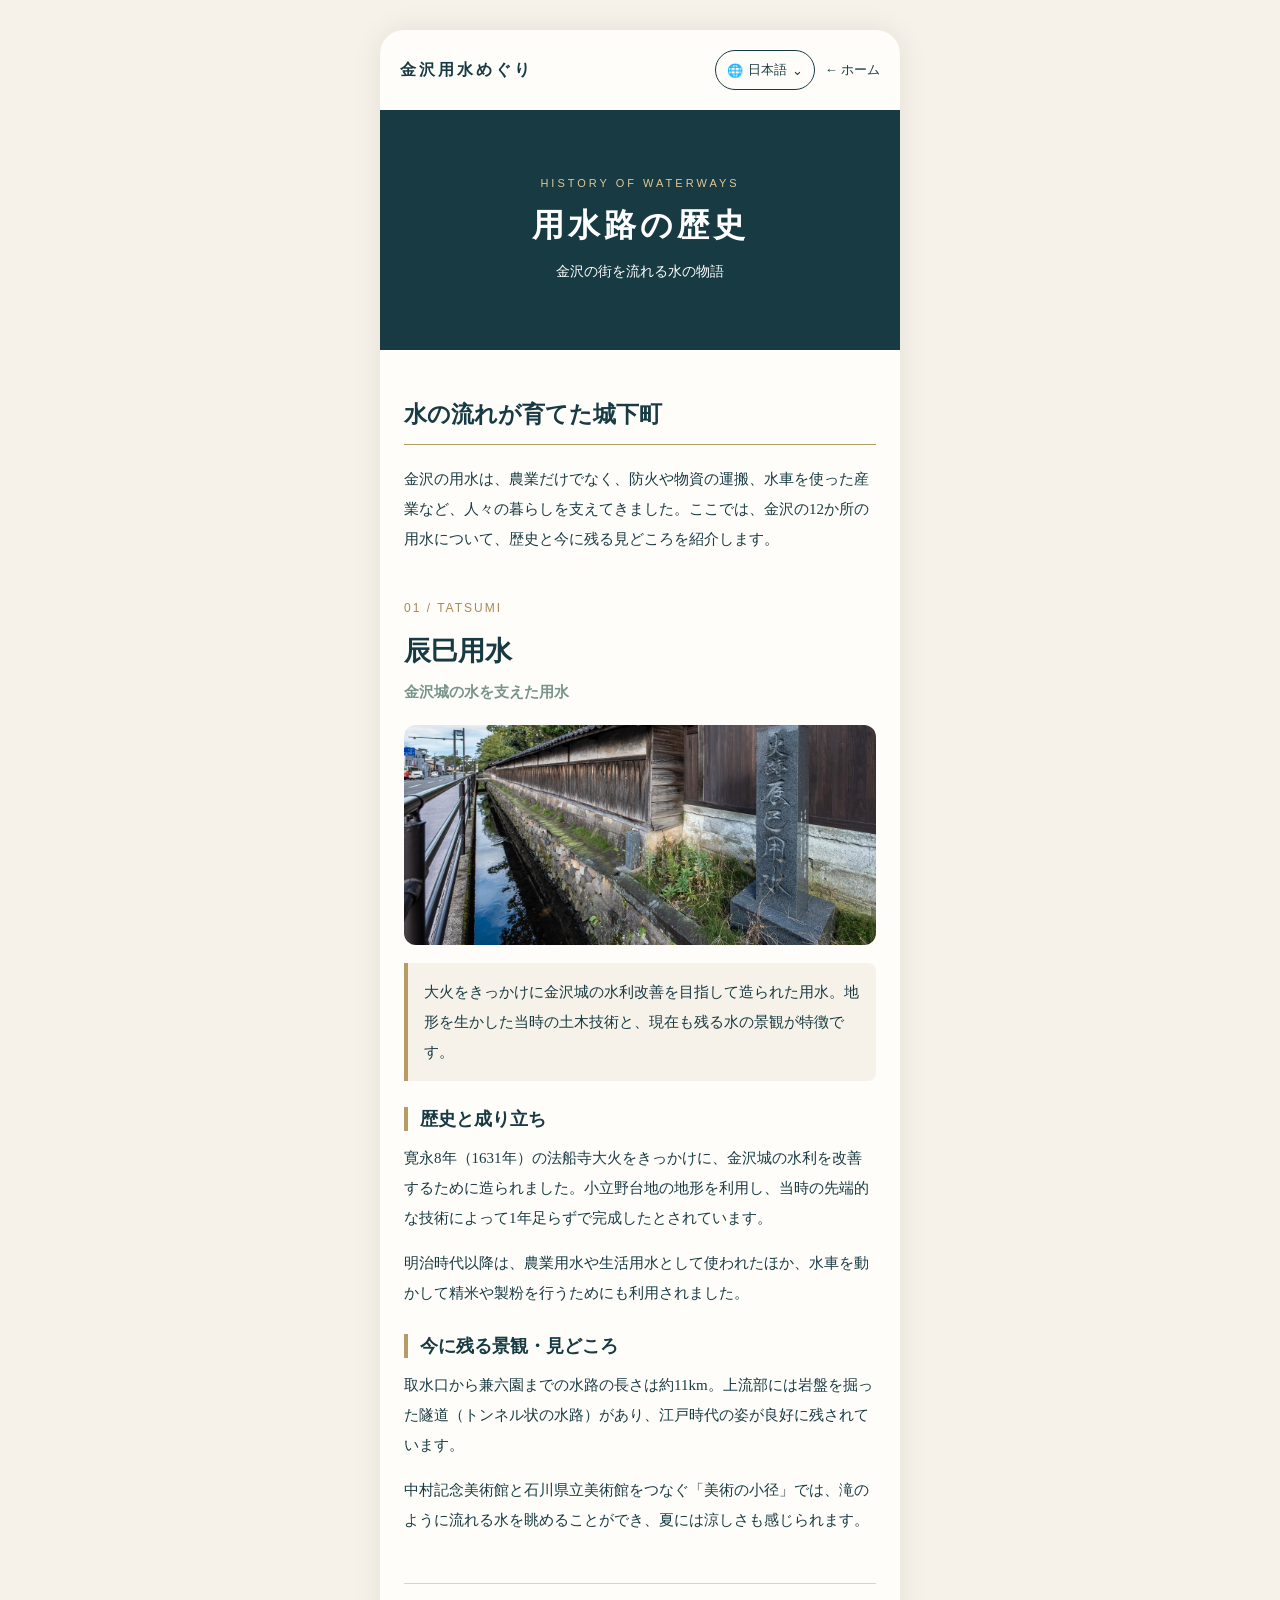
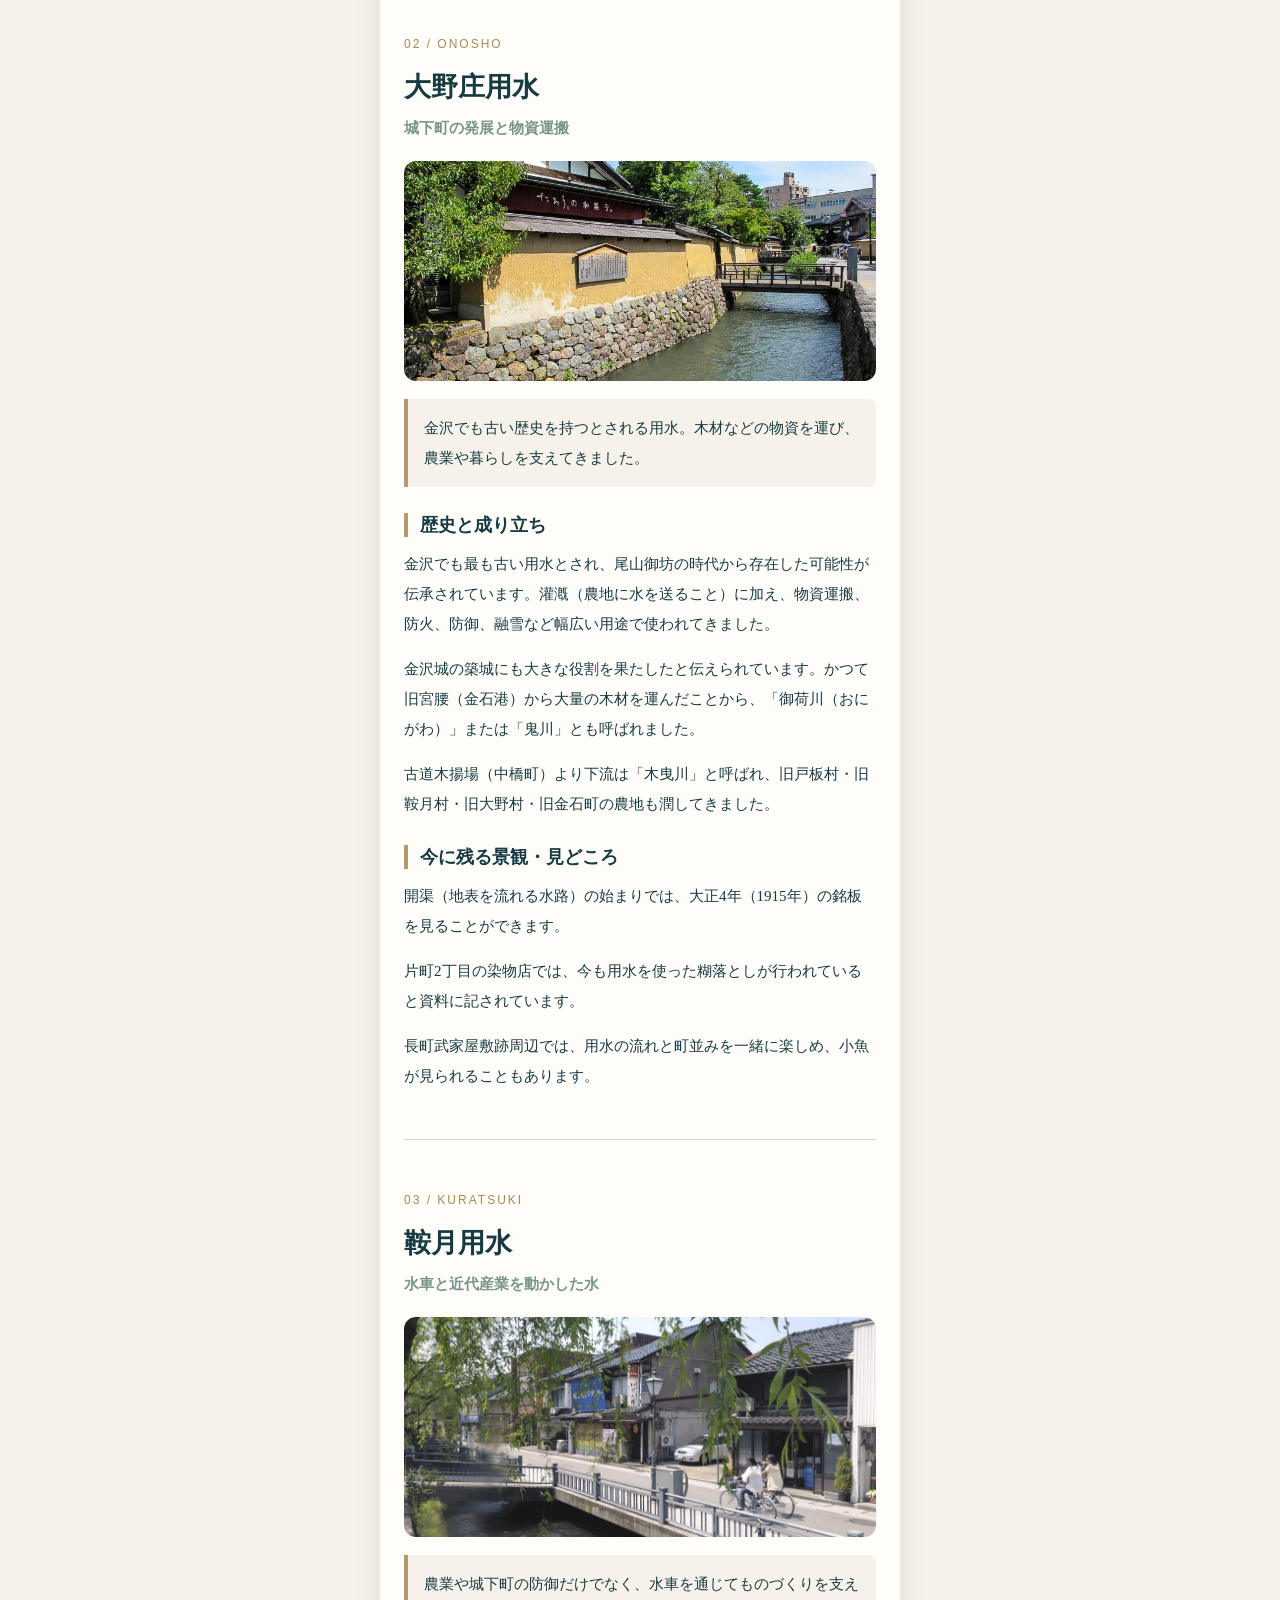
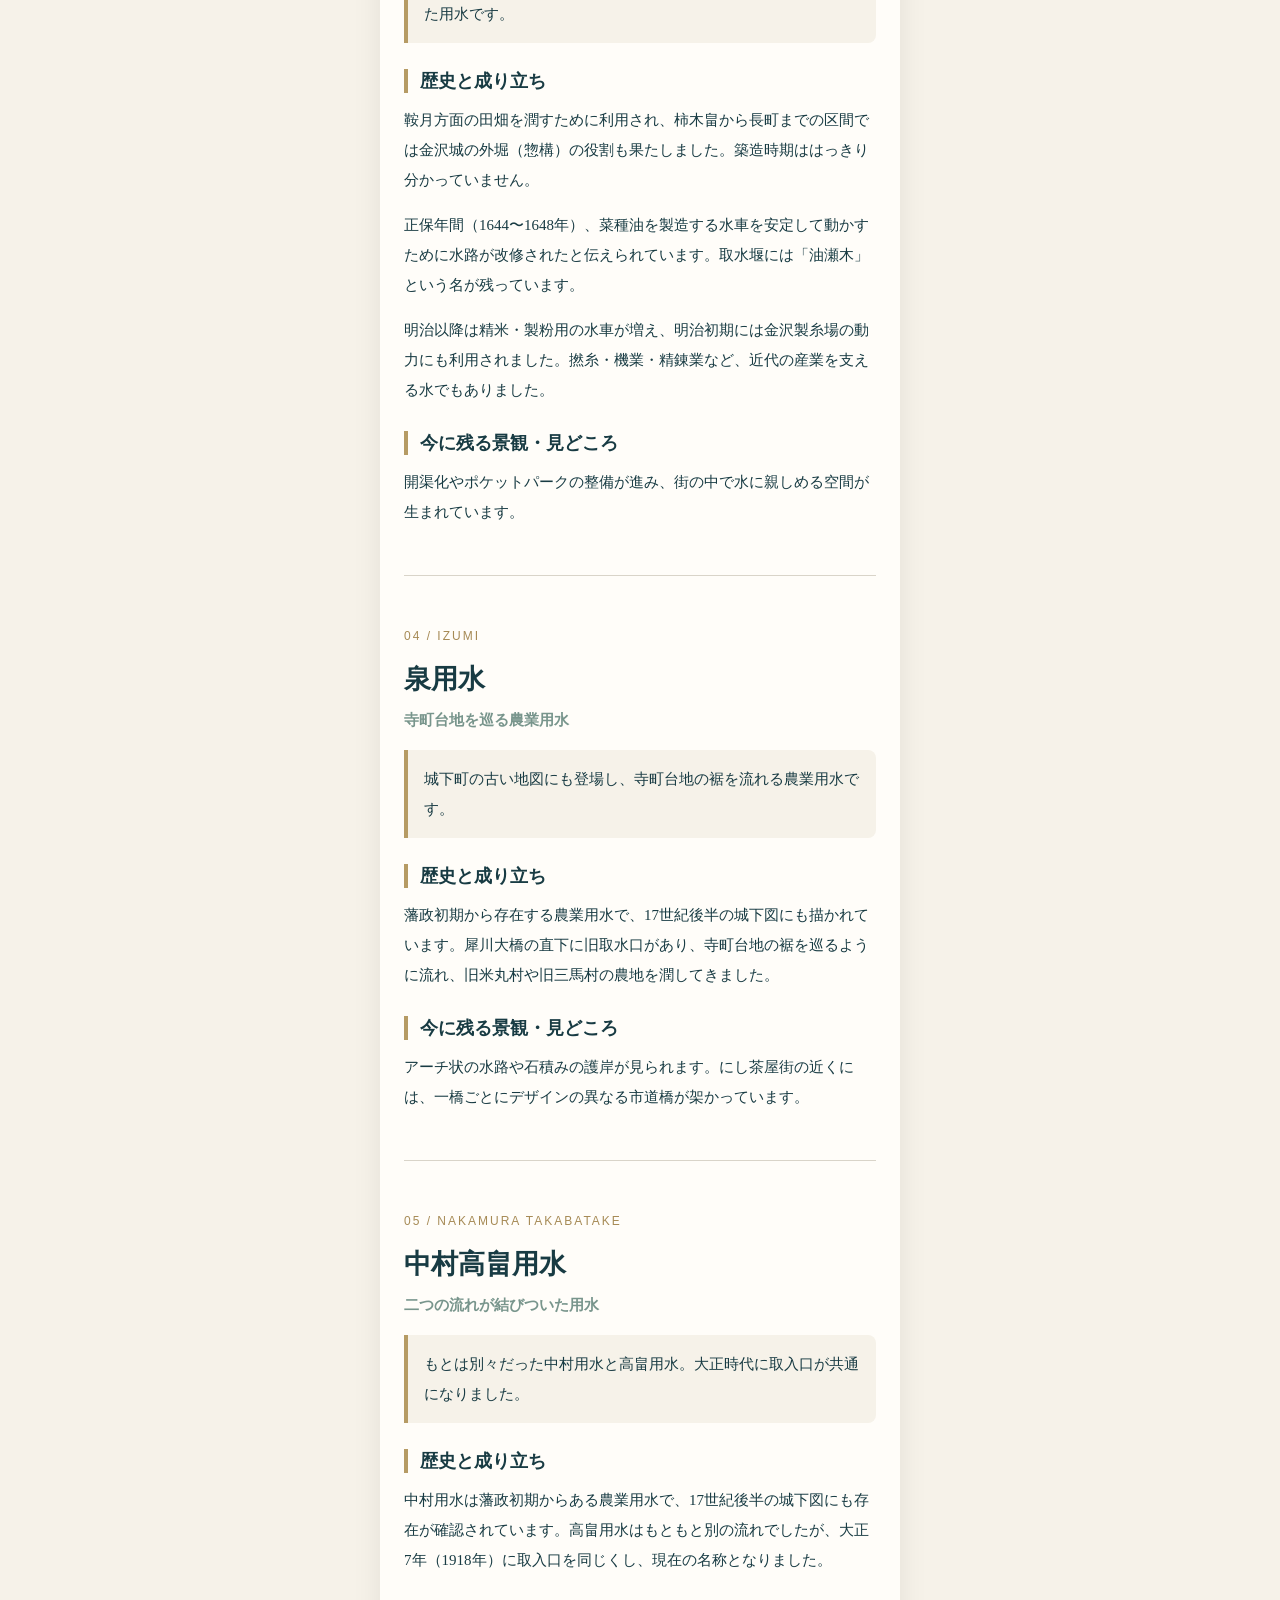
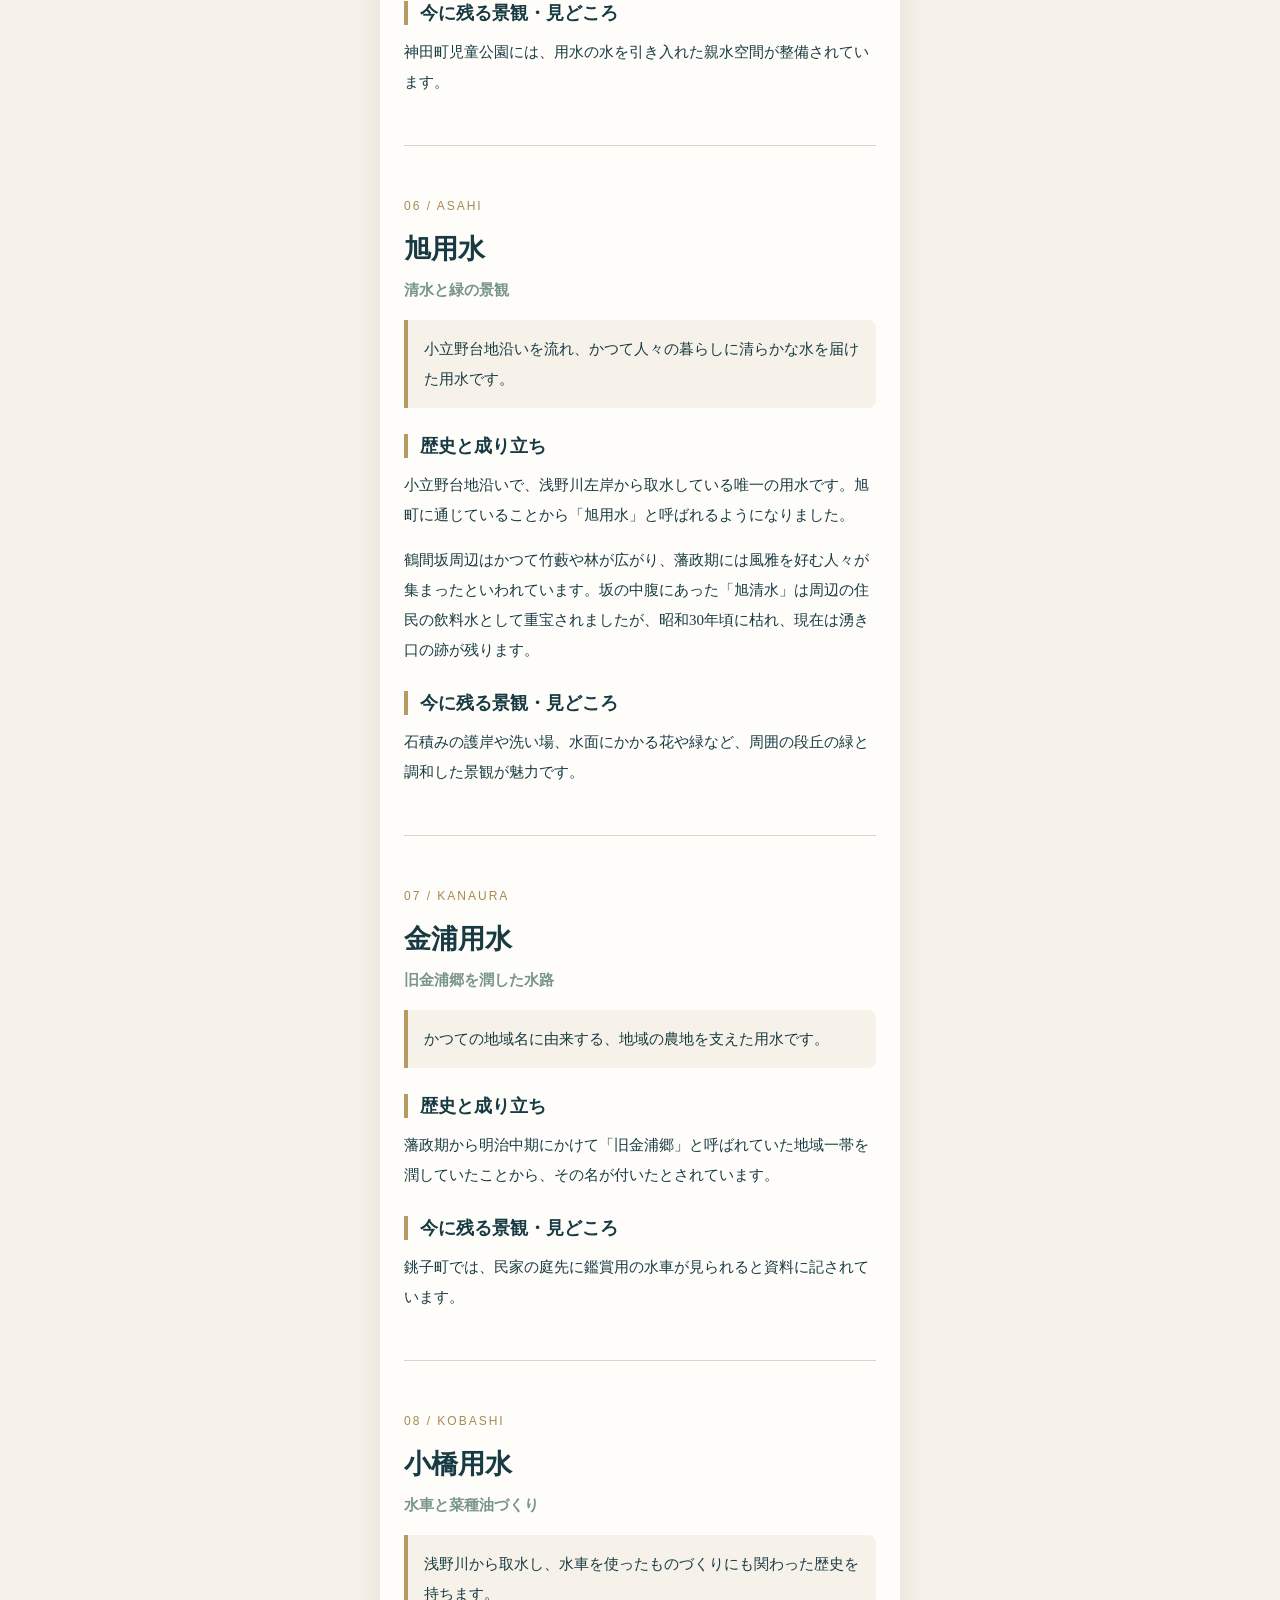
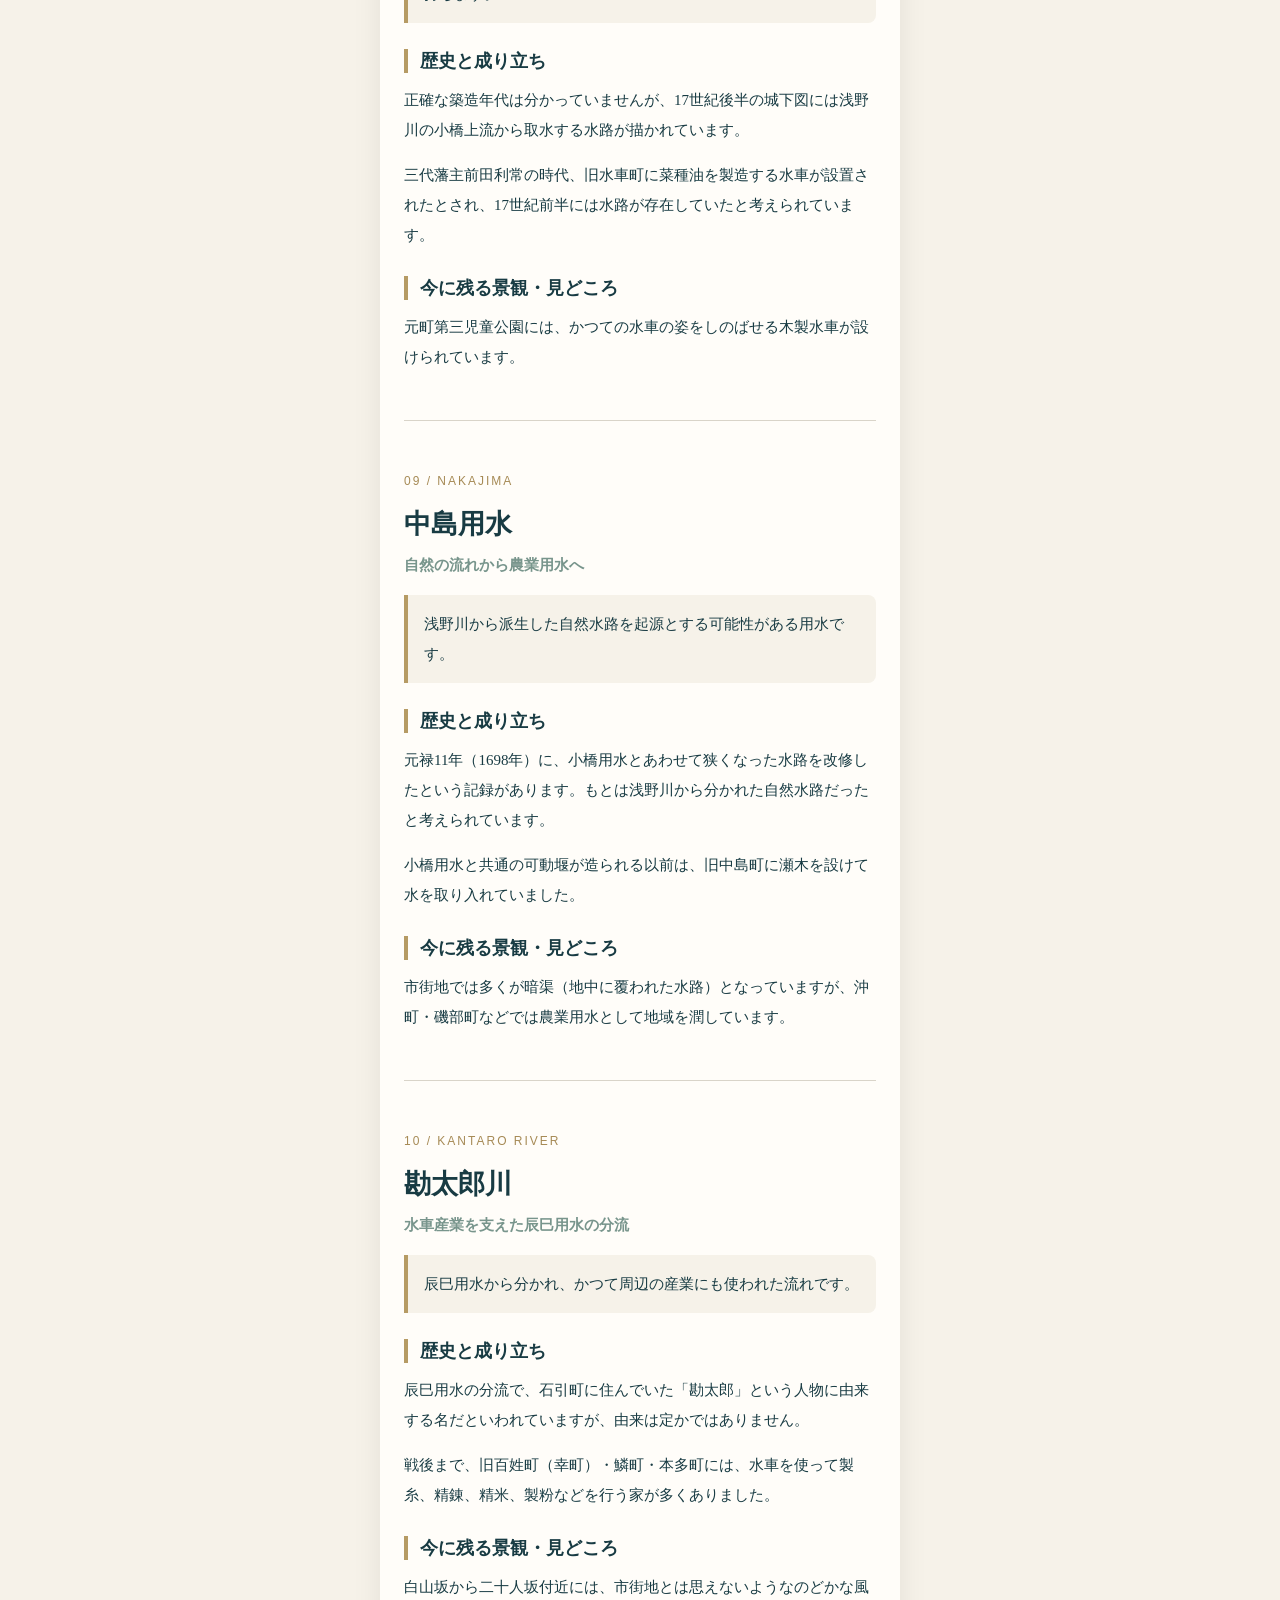
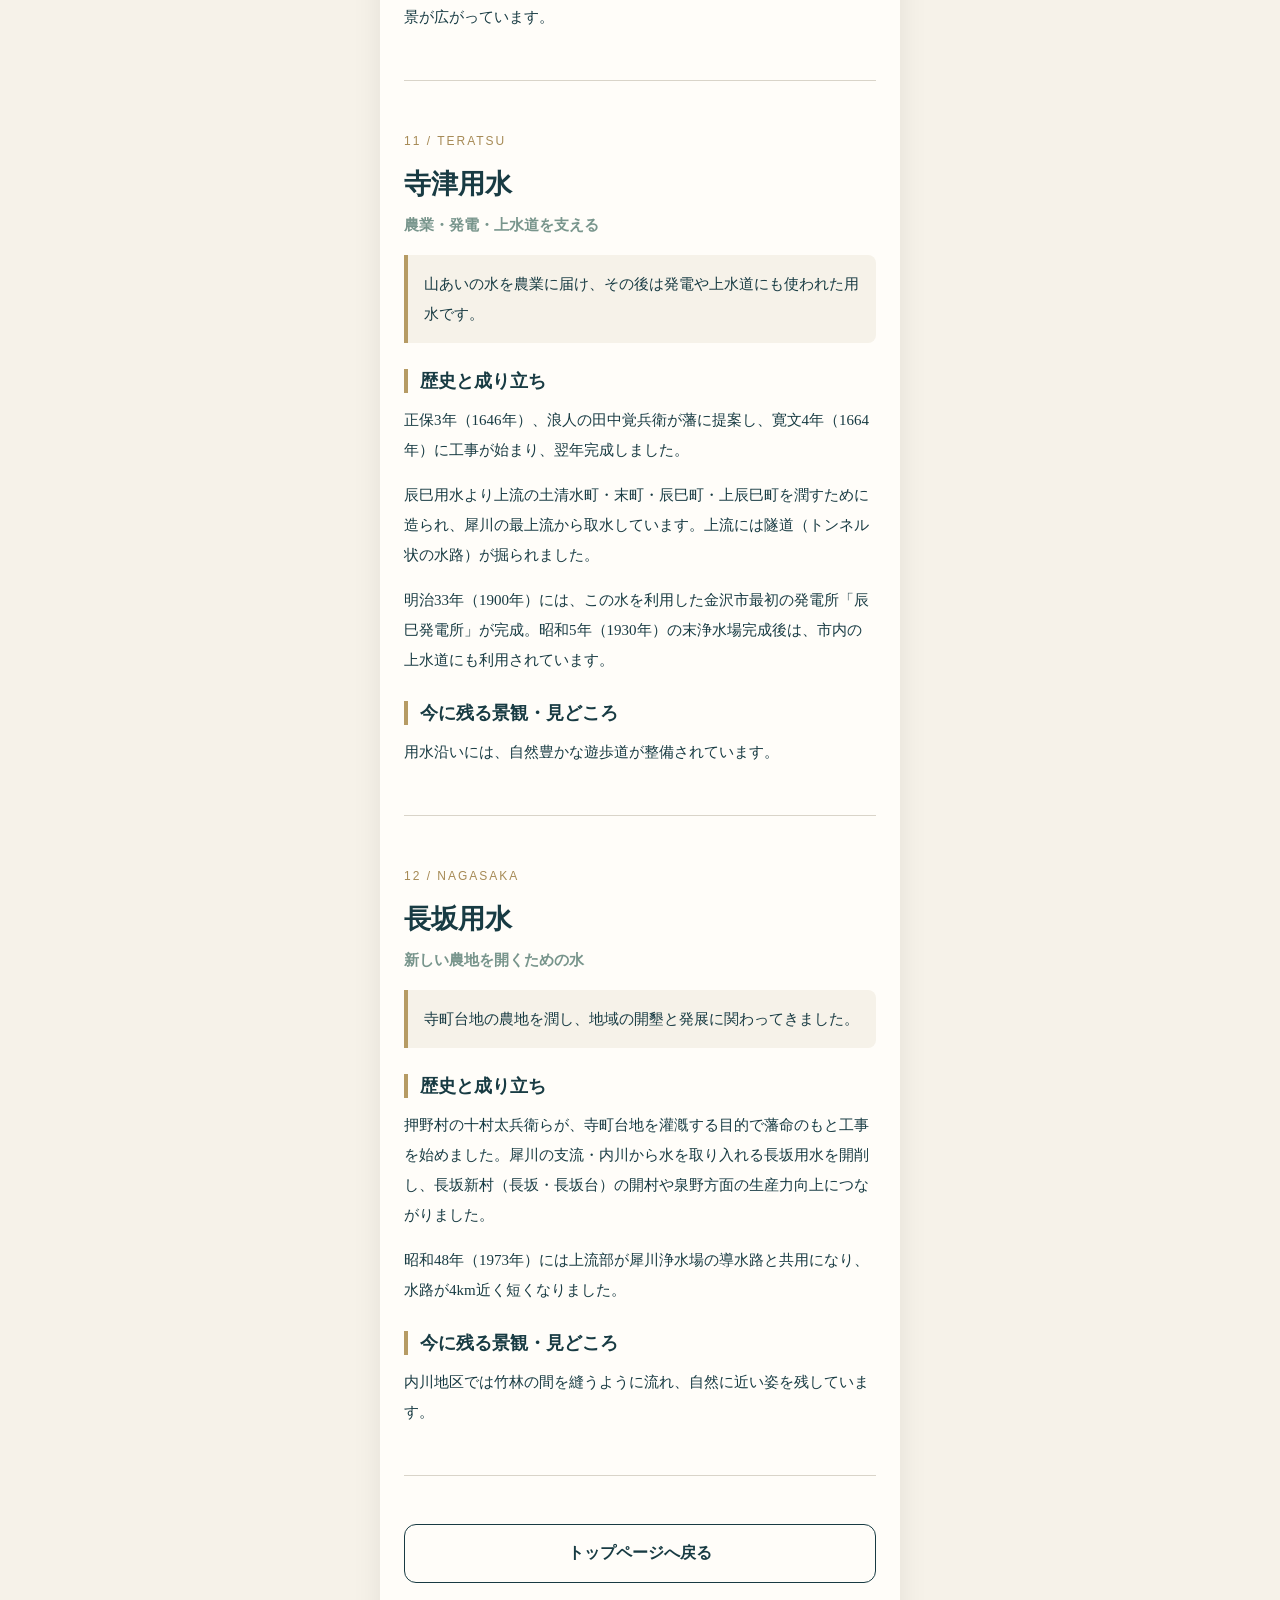
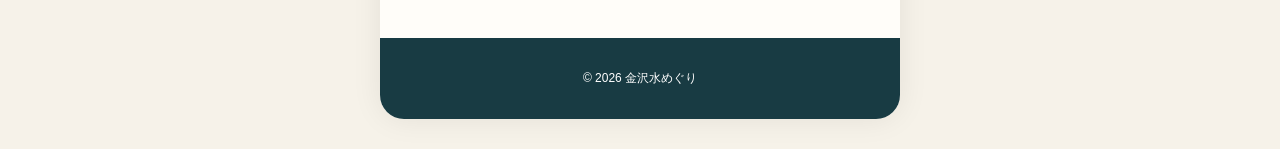
<file: history.html>
<!DOCTYPE html>
<html lang="ja">
<head>
  <meta charset="UTF-8">
  <meta name="viewport" content="width=device-width, initial-scale=1.0">
  <title>用水路の歴史 | 金沢水めぐり</title>
  <link rel="stylesheet" href="style.css">
  <link rel="stylesheet" href="history.css">
  <link rel="stylesheet" href="language.css">
</head>
<body>
<div class="site">
  <header class="header">
    <a href="index.html" class="brand">金沢用水めぐり</a>
    <div class="header-actions"><div class="language-picker" id="languagePicker">
      <button class="language-toggle" id="languageToggle" type="button" aria-haspopup="true" aria-expanded="false" aria-controls="languageOptions"><span aria-hidden="true">🌐</span> <span id="currentLanguage">日本語</span> <span aria-hidden="true">⌄</span></button>
      <div class="language-options" id="languageOptions" role="menu" hidden></div>
    </div><a href="index.html" class="back-link">← ホーム</a></div>
  </header>
  <section class="history-hero">
    <p class="section-label">HISTORY OF WATERWAYS</p>
    <h1>用水路の歴史</h1>
    <p>金沢の街を流れる水の物語</p>
  </section>
  <main class="history-main">
    <section class="history-intro">
      <h2>水の流れが育てた城下町</h2>
      <p>金沢の用水は、農業だけでなく、防火や物資の運搬、水車を使った産業など、人々の暮らしを支えてきました。ここでは、金沢の12か所の用水について、歴史と今に残る見どころを紹介します。</p>
    </section>
    <section class="waterway" id="tatsumi">
      <p class="waterway-number">01 / TATSUMI</p>
      <h2>辰巳用水</h2>
      <p class="waterway-tagline">金沢城の水を支えた用水</p>
      <img src="tatsumi.jpg" alt="辰巳用水の風景" loading="lazy">
      <p class="waterway-lead">大火をきっかけに金沢城の水利改善を目指して造られた用水。地形を生かした当時の土木技術と、現在も残る水の景観が特徴です。</p>
      <h3>歴史と成り立ち</h3>
      <p>寛永8年（1631年）の法船寺大火をきっかけに、金沢城の水利を改善するために造られました。小立野台地の地形を利用し、当時の先端的な技術によって1年足らずで完成したとされています。</p>
      <p>明治時代以降は、農業用水や生活用水として使われたほか、水車を動かして精米や製粉を行うためにも利用されました。</p>
      <h3>今に残る景観・見どころ</h3>
      <p>取水口から兼六園までの水路の長さは約11km。上流部には岩盤を掘った隧道（トンネル状の水路）があり、江戸時代の姿が良好に残されています。</p>
      <p>中村記念美術館と石川県立美術館をつなぐ「美術の小径」では、滝のように流れる水を眺めることができ、夏には涼しさも感じられます。</p>
    </section>
    <section class="waterway" id="onosho">
      <p class="waterway-number">02 / ONOSHO</p>
      <h2>大野庄用水</h2>
      <p class="waterway-tagline">城下町の発展と物資運搬</p>
      <img src="onosho.jpg" alt="大野庄用水の風景" loading="lazy">
      <p class="waterway-lead">金沢でも古い歴史を持つとされる用水。木材などの物資を運び、農業や暮らしを支えてきました。</p>
      <h3>歴史と成り立ち</h3>
      <p>金沢でも最も古い用水とされ、尾山御坊の時代から存在した可能性が伝承されています。灌漑（農地に水を送ること）に加え、物資運搬、防火、防御、融雪など幅広い用途で使われてきました。</p>
      <p>金沢城の築城にも大きな役割を果たしたと伝えられています。かつて旧宮腰（金石港）から大量の木材を運んだことから、「御荷川（おにがわ）」または「鬼川」とも呼ばれました。</p>
      <p>古道木揚場（中橋町）より下流は「木曳川」と呼ばれ、旧戸板村・旧鞍月村・旧大野村・旧金石町の農地も潤してきました。</p>
      <h3>今に残る景観・見どころ</h3>
      <p>開渠（地表を流れる水路）の始まりでは、大正4年（1915年）の銘板を見ることができます。</p>
      <p>片町2丁目の染物店では、今も用水を使った糊落としが行われていると資料に記されています。</p>
      <p>長町武家屋敷跡周辺では、用水の流れと町並みを一緒に楽しめ、小魚が見られることもあります。</p>
    </section>
    <section class="waterway" id="kuratsuki">
      <p class="waterway-number">03 / KURATSUKI</p>
      <h2>鞍月用水</h2>
      <p class="waterway-tagline">水車と近代産業を動かした水</p>
      <img src="kuratsuki.jpg" alt="鞍月用水の風景" loading="lazy">
      <p class="waterway-lead">農業や城下町の防御だけでなく、水車を通じてものづくりを支えた用水です。</p>
      <h3>歴史と成り立ち</h3>
      <p>鞍月方面の田畑を潤すために利用され、柿木畠から長町までの区間では金沢城の外堀（惣構）の役割も果たしました。築造時期ははっきり分かっていません。</p>
      <p>正保年間（1644〜1648年）、菜種油を製造する水車を安定して動かすために水路が改修されたと伝えられています。取水堰には「油瀬木」という名が残っています。</p>
      <p>明治以降は精米・製粉用の水車が増え、明治初期には金沢製糸場の動力にも利用されました。撚糸・機業・精錬業など、近代の産業を支える水でもありました。</p>
      <h3>今に残る景観・見どころ</h3>
      <p>開渠化やポケットパークの整備が進み、街の中で水に親しめる空間が生まれています。</p>
    </section>
    <section class="waterway" id="izumi">
      <p class="waterway-number">04 / IZUMI</p>
      <h2>泉用水</h2>
      <p class="waterway-tagline">寺町台地を巡る農業用水</p>
      <p class="waterway-lead">城下町の古い地図にも登場し、寺町台地の裾を流れる農業用水です。</p>
      <h3>歴史と成り立ち</h3>
      <p>藩政初期から存在する農業用水で、17世紀後半の城下図にも描かれています。犀川大橋の直下に旧取水口があり、寺町台地の裾を巡るように流れ、旧米丸村や旧三馬村の農地を潤してきました。</p>
      <h3>今に残る景観・見どころ</h3>
      <p>アーチ状の水路や石積みの護岸が見られます。にし茶屋街の近くには、一橋ごとにデザインの異なる市道橋が架かっています。</p>
    </section>
    <section class="waterway" id="nakamura">
      <p class="waterway-number">05 / NAKAMURA TAKABATAKE</p>
      <h2>中村高畠用水</h2>
      <p class="waterway-tagline">二つの流れが結びついた用水</p>
      <p class="waterway-lead">もとは別々だった中村用水と高畠用水。大正時代に取入口が共通になりました。</p>
      <h3>歴史と成り立ち</h3>
      <p>中村用水は藩政初期からある農業用水で、17世紀後半の城下図にも存在が確認されています。高畠用水はもともと別の流れでしたが、大正7年（1918年）に取入口を同じくし、現在の名称となりました。</p>
      <h3>今に残る景観・見どころ</h3>
      <p>神田町児童公園には、用水の水を引き入れた親水空間が整備されています。</p>
    </section>
    <section class="waterway" id="asahi">
      <p class="waterway-number">06 / ASAHI</p>
      <h2>旭用水</h2>
      <p class="waterway-tagline">清水と緑の景観</p>
      <p class="waterway-lead">小立野台地沿いを流れ、かつて人々の暮らしに清らかな水を届けた用水です。</p>
      <h3>歴史と成り立ち</h3>
      <p>小立野台地沿いで、浅野川左岸から取水している唯一の用水です。旭町に通じていることから「旭用水」と呼ばれるようになりました。</p>
      <p>鶴間坂周辺はかつて竹藪や林が広がり、藩政期には風雅を好む人々が集まったといわれています。坂の中腹にあった「旭清水」は周辺の住民の飲料水として重宝されましたが、昭和30年頃に枯れ、現在は湧き口の跡が残ります。</p>
      <h3>今に残る景観・見どころ</h3>
      <p>石積みの護岸や洗い場、水面にかかる花や緑など、周囲の段丘の緑と調和した景観が魅力です。</p>
    </section>
    <section class="waterway" id="kanaura">
      <p class="waterway-number">07 / KANAURA</p>
      <h2>金浦用水</h2>
      <p class="waterway-tagline">旧金浦郷を潤した水路</p>
      <p class="waterway-lead">かつての地域名に由来する、地域の農地を支えた用水です。</p>
      <h3>歴史と成り立ち</h3>
      <p>藩政期から明治中期にかけて「旧金浦郷」と呼ばれていた地域一帯を潤していたことから、その名が付いたとされています。</p>
      <h3>今に残る景観・見どころ</h3>
      <p>銚子町では、民家の庭先に鑑賞用の水車が見られると資料に記されています。</p>
    </section>
    <section class="waterway" id="kobashi">
      <p class="waterway-number">08 / KOBASHI</p>
      <h2>小橋用水</h2>
      <p class="waterway-tagline">水車と菜種油づくり</p>
      <p class="waterway-lead">浅野川から取水し、水車を使ったものづくりにも関わった歴史を持ちます。</p>
      <h3>歴史と成り立ち</h3>
      <p>正確な築造年代は分かっていませんが、17世紀後半の城下図には浅野川の小橋上流から取水する水路が描かれています。</p>
      <p>三代藩主前田利常の時代、旧水車町に菜種油を製造する水車が設置されたとされ、17世紀前半には水路が存在していたと考えられています。</p>
      <h3>今に残る景観・見どころ</h3>
      <p>元町第三児童公園には、かつての水車の姿をしのばせる木製水車が設けられています。</p>
    </section>
    <section class="waterway" id="nakajima">
      <p class="waterway-number">09 / NAKAJIMA</p>
      <h2>中島用水</h2>
      <p class="waterway-tagline">自然の流れから農業用水へ</p>
      <p class="waterway-lead">浅野川から派生した自然水路を起源とする可能性がある用水です。</p>
      <h3>歴史と成り立ち</h3>
      <p>元禄11年（1698年）に、小橋用水とあわせて狭くなった水路を改修したという記録があります。もとは浅野川から分かれた自然水路だったと考えられています。</p>
      <p>小橋用水と共通の可動堰が造られる以前は、旧中島町に瀬木を設けて水を取り入れていました。</p>
      <h3>今に残る景観・見どころ</h3>
      <p>市街地では多くが暗渠（地中に覆われた水路）となっていますが、沖町・磯部町などでは農業用水として地域を潤しています。</p>
    </section>
    <section class="waterway" id="kantarogawa">
      <p class="waterway-number">10 / KANTARO RIVER</p>
      <h2>勘太郎川</h2>
      <p class="waterway-tagline">水車産業を支えた辰巳用水の分流</p>
      <p class="waterway-lead">辰巳用水から分かれ、かつて周辺の産業にも使われた流れです。</p>
      <h3>歴史と成り立ち</h3>
      <p>辰巳用水の分流で、石引町に住んでいた「勘太郎」という人物に由来する名だといわれていますが、由来は定かではありません。</p>
      <p>戦後まで、旧百姓町（幸町）・鱗町・本多町には、水車を使って製糸、精錬、精米、製粉などを行う家が多くありました。</p>
      <h3>今に残る景観・見どころ</h3>
      <p>白山坂から二十人坂付近には、市街地とは思えないようなのどかな風景が広がっています。</p>
    </section>
    <section class="waterway" id="teratsu">
      <p class="waterway-number">11 / TERATSU</p>
      <h2>寺津用水</h2>
      <p class="waterway-tagline">農業・発電・上水道を支える</p>
      <p class="waterway-lead">山あいの水を農業に届け、その後は発電や上水道にも使われた用水です。</p>
      <h3>歴史と成り立ち</h3>
      <p>正保3年（1646年）、浪人の田中覚兵衛が藩に提案し、寛文4年（1664年）に工事が始まり、翌年完成しました。</p>
      <p>辰巳用水より上流の土清水町・末町・辰巳町・上辰巳町を潤すために造られ、犀川の最上流から取水しています。上流には隧道（トンネル状の水路）が掘られました。</p>
      <p>明治33年（1900年）には、この水を利用した金沢市最初の発電所「辰巳発電所」が完成。昭和5年（1930年）の末浄水場完成後は、市内の上水道にも利用されています。</p>
      <h3>今に残る景観・見どころ</h3>
      <p>用水沿いには、自然豊かな遊歩道が整備されています。</p>
    </section>
    <section class="waterway" id="nagasaka">
      <p class="waterway-number">12 / NAGASAKA</p>
      <h2>長坂用水</h2>
      <p class="waterway-tagline">新しい農地を開くための水</p>
      <p class="waterway-lead">寺町台地の農地を潤し、地域の開墾と発展に関わってきました。</p>
      <h3>歴史と成り立ち</h3>
      <p>押野村の十村太兵衛らが、寺町台地を灌漑する目的で藩命のもと工事を始めました。犀川の支流・内川から水を取り入れる長坂用水を開削し、長坂新村（長坂・長坂台）の開村や泉野方面の生産力向上につながりました。</p>
      <p>昭和48年（1973年）には上流部が犀川浄水場の導水路と共用になり、水路が4km近く短くなりました。</p>
      <h3>今に残る景観・見どころ</h3>
      <p>内川地区では竹林の間を縫うように流れ、自然に近い姿を残しています。</p>
    </section>
    <a href="index.html" class="return-button">トップページへ戻る</a>
  </main>
  <footer><p>© 2026 金沢水めぐり</p></footer>
</div>
<script src="language.js"></script>
</body>
</html>
</file>
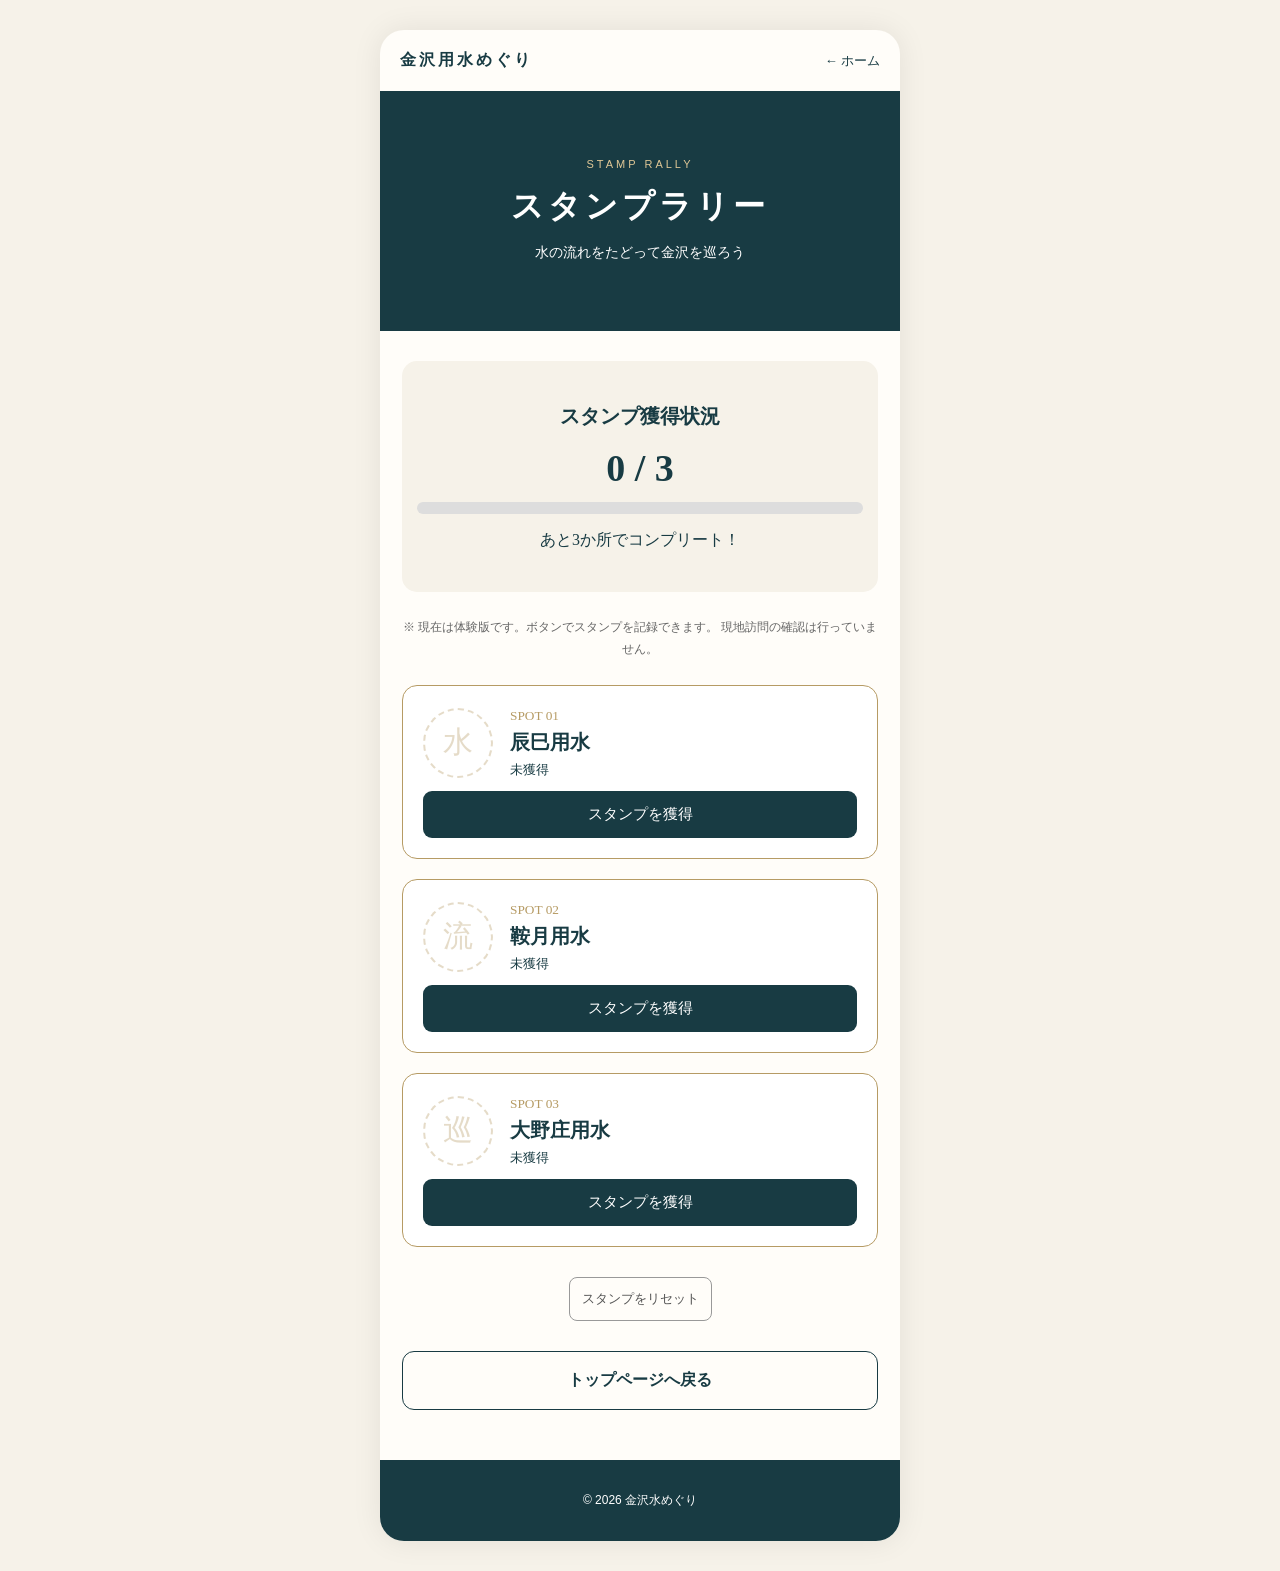
<file: stamp.html>
<!DOCTYPE html>
<html lang="ja">
<head>
    <meta charset="UTF-8">
    <meta name="viewport" content="width=device-width, initial-scale=1.0">
    <title>スタンプラリー | 金沢水めぐり</title>
    <link rel="stylesheet" href="style.css">
    <link rel="stylesheet" href="stamp.css">
</head>
<body>
<div class="site">

    <header class="header">
        <a href="index.html" class="brand">金沢用水めぐり</a>
        <a href="index.html" class="back-link">← ホーム</a>
    </header>

    <section class="history-hero">
        <p class="section-label">STAMP RALLY</p>
        <h1>スタンプラリー</h1>
        <p>水の流れをたどって金沢を巡ろう</p>
    </section>

    <main class="stamp-main">
        <section class="stamp-progress">
            <h2>スタンプ獲得状況</h2>
            <p class="stamp-count">
                <span id="count">0</span> / 3
            </p>
            <div class="progress-track">
                <div id="progressBar" class="progress-fill"></div>
            </div>
            <p id="progressMessage">3か所を巡ってみよう！</p>
        </section>

        <p class="demo-note">
            ※ 現在は体験版です。ボタンでスタンプを記録できます。
            現地訪問の確認は行っていません。
        </p>

        <section class="stamp-list">
            <article class="stamp-card" data-spot="tatsumi">
                <div class="stamp-symbol">水</div>
                <div class="stamp-info">
                    <small>SPOT 01</small>
                    <h2>辰巳用水</h2>
                    <p class="stamp-status">未獲得</p>
                </div>
                <button class="get-stamp" type="button">
                    スタンプを獲得
                </button>
            </article>

            <article class="stamp-card" data-spot="kuratsuki">
                <div class="stamp-symbol">流</div>
                <div class="stamp-info">
                    <small>SPOT 02</small>
                    <h2>鞍月用水</h2>
                    <p class="stamp-status">未獲得</p>
                </div>
                <button class="get-stamp" type="button">
                    スタンプを獲得
                </button>
            </article>

            <article class="stamp-card" data-spot="onosho">
                <div class="stamp-symbol">巡</div>
                <div class="stamp-info">
                    <small>SPOT 03</small>
                    <h2>大野庄用水</h2>
                    <p class="stamp-status">未獲得</p>
                </div>
                <button class="get-stamp" type="button">
                    スタンプを獲得
                </button>
            </article>
        </section>

        <div id="completeMessage" class="complete-message" hidden>
            <h2>全スタンプ獲得！</h2>
            <p>金沢の用水路めぐり達成！</p>
        </div>

        <button id="resetButton" class="reset-button" type="button">
            スタンプをリセット
        </button>

        <a href="index.html" class="return-button">
            トップページへ戻る
        </a>
    </main>

    <footer>
        <p>© 2026 金沢水めぐり</p>
    </footer>
</div>
<script src="stamp.js"></script>
</body>
</html>
</file>
<file: style.css>
:root {
    --navy: #183b43;
    --gold: #b69b64;
    --cream: #f6f2e9;
}

* {
    box-sizing: border-box;
}

body {
    margin: 0;
    background: var(--cream);
    color: var(--navy);
    font-family: "Yu Mincho", "Hiragino Mincho ProN", serif;
}

.site {
    max-width: 520px;
    min-height: 100vh;
    margin: auto;
    background: #fffdf9;
    box-shadow: 0 0 30px rgba(0,0,0,0.08);
}

.header {
    display: flex;
    justify-content: space-between;
    align-items: center;
    padding: 20px;
    border-bottom: 1px solid var(--navy);
}

.brand {
    font-weight: bold;
    letter-spacing: 3px;
    color: var(--navy);
    text-decoration: none;
}

.language {
    border: 1px solid var(--navy);
    border-radius: 20px;
    background: transparent;
    color: var(--navy);
    padding: 8px 12px;
    cursor: pointer;
}

.hero {
    min-height: 340px;
    display: flex;
    align-items: center;
    justify-content: center;
    text-align: center;

    background:
        linear-gradient(rgba(10,35,42,.45), rgba(10,35,42,.6)),
        url("kanazawa-water.jpg") center/cover;
    color: white;
}

.hero-content {
    padding: 30px 20px;
}

.hero-subtitle {
    font-family: sans-serif;
    font-size: 11px;
    letter-spacing: 4px;
    color: #e8d7ad;
}

.hero h1 {
    font-size: clamp(34px, 9vw, 46px);
    line-height: 1.5;
    letter-spacing: 5px;
    margin: 15px 0;
}

.hero-description {
    line-height: 2;
    font-size: 14px;
}

main {
    padding: 35px 25px 50px;
    text-align: center;
}

.section-label {
    color: var(--gold);
    font-family: sans-serif;
    font-size: 11px;
    letter-spacing: 3px;
}

main > h2 {
    font-size: 22px;
    margin-bottom: 35px;
}

.menu {
    display: flex;
    flex-direction: column;
    gap: 20px;
}

.menu-card {
    min-height: 90px;
    border: 1.5px solid var(--navy);
    border-radius: 14px;
    padding: 20px;
    display: flex;
    align-items: center;
    gap: 15px;
    color: var(--navy);
    text-decoration: none;
    background: white;
    transition: 0.2s;
}

.menu-card:hover {
    background: var(--navy);
    color: white;
    transform: translateY(-2px);
}

.menu-number {
    color: var(--gold);
    font-family: sans-serif;
    font-size: 13px;
}

.menu-title {
    flex: 1;
    font-size: 22px;
    font-weight: bold;
    text-align: center;
}

.menu-arrow {
    font-size: 22px;
}

.introduction {
    margin-top: 60px;
    padding: 30px 15px;
    border-top: 1px solid var(--gold);
}

.introduction h2 {
    font-size: 24px;
}

.introduction p {
    line-height: 2.2;
    font-size: 14px;
}

footer {
    padding: 20px;
    background: var(--navy);
    color: white;
    text-align: center;
    font-family: sans-serif;
    font-size: 12px;
}

@media (min-width: 700px) {
    .site {
        margin: 30px auto;
        border-radius: 24px;
        overflow: hidden;
    }
}


/* 歴史ページ */

.back-link {
    color: var(--navy);
    text-decoration: none;
    font-size: 13px;
}

.history-hero {
    background-color: var(--navy);
    color: white;
    padding: 55px 20px;
    text-align: center;
}

.history-hero .section-label {
    color: #dfc796;
}

.history-hero h1 {
    font-size: 32px;
    letter-spacing: 4px;
    margin: 15px 0;
}

.history-hero > p:last-child {
    font-size: 14px;
}

.history-main {
    padding: 30px 25px 60px;
    text-align: left;
}

.history-intro {
    margin-bottom: 50px;
}

.history-intro h2 {
    font-size: 22px;
    border-bottom: 1px solid var(--gold);
    padding-bottom: 15px;
}

.history-intro p,
.waterway p {
    line-height: 2;
    font-size: 15px;
}

.waterway {
    margin-bottom: 55px;
    padding-bottom: 35px;
    border-bottom: 1px solid #ddd;
}

.waterway img {
    width: 100%;
    height: 210px;
    object-fit: cover;
    border-radius: 12px;
    background: #e8e8e8;
}

.waterway-number {
    color: #a68a55;
    font-family: sans-serif;
    font-size: 12px;
    letter-spacing: 2px;
    margin-top: 20px;
}

.waterway h2 {
    font-size: 27px;
    margin: 10px 0 20px;
}

.waterway h3 {
    color: var(--navy);
    border-left: 4px solid var(--gold);
    padding-left: 12px;
    margin-top: 25px;
}

.return-button {
    display: block;
    text-align: center;
    padding: 18px;
    border: 1px solid var(--navy);
    border-radius: 12px;
    color: var(--navy);
    text-decoration: none;
    font-weight: bold;
}

.return-button:hover {
    background: var(--navy);
    color: white;
}
</file>
<file: history.css>
/* 歴史紹介：12か所を縦にスクロールして読む形式 */
.history-main { text-align: left; padding: 30px 24px 55px; }
.history-intro { margin-bottom: 42px; }
.history-intro h2 { font-size: 23px; border-bottom: 1px solid #b69b64; padding-bottom: 14px; }
.history-intro p, .waterway p { font-size: 15px; line-height: 2; }
.history-scroll-note { font-size: 13px !important; color: #6e7c7e; }
.waterway { margin-bottom: 48px; padding-bottom: 35px; border-bottom: 1px solid #d9d4c9; }
.waterway-number { font-family: sans-serif; font-size: 12px !important; color: #a68a55; letter-spacing: 2px; margin: 0; }
.waterway h2 { font-size: 27px; margin: 8px 0; }
.waterway-tagline { color: #78958c; font-weight: bold; margin: 0 0 18px; }
.waterway img { display: block; width: 100%; height: 220px; object-fit: cover; border-radius: 12px; margin: 18px 0; }
.waterway-lead { padding: 14px 16px; background: #f6f2e9; border-left: 4px solid #b69b64; border-radius: 0 8px 8px 0; }
.waterway h3 { font-size: 18px; margin: 26px 0 12px; padding-left: 12px; border-left: 4px solid #b69b64; }
.waterway h3 + p { margin-top: 0; }
.waterway p { margin-bottom: 13px; }
.history-source { color: #687779; font-size: 12px; line-height: 1.9; margin: 20px 0 30px; }
.history-main .return-button { margin-top: 26px; }
</file>
<file: language.css>
/* 全ページ共通・言語選択 */
.header-actions { display:flex; align-items:center; gap:10px; }
.language-picker { position:relative; flex-shrink:0; font-family:system-ui,-apple-system,sans-serif; }
.language-toggle { display:flex; align-items:center; gap:5px; padding:9px 11px; min-height:40px; border:1px solid #183b43; border-radius:22px; background:#fffdf9; color:#183b43; font-size:13px; cursor:pointer; white-space:nowrap; }
.language-toggle:hover,.language-toggle:focus-visible { background:#f6f2e9; outline-offset:2px; }
.language-options { position:absolute; z-index:100; right:0; top:calc(100% + 7px); min-width:138px; padding:5px; background:#fffdf9; border:1px solid #b69b64; border-radius:12px; box-shadow:0 6px 22px #0002; }
.language-options[hidden] { display:none; }
.language-option { display:block; width:100%; padding:10px 12px; background:transparent; border:0; border-radius:8px; text-align:left; font-size:14px; color:#183b43; cursor:pointer; }
.language-option:hover,.language-option:focus-visible { background:#f6f2e9; }
@media(max-width:380px) { .header {padding:14px 10px;} .header-actions {gap:6px;} .brand {font-size:13px;letter-spacing:1px;} .back-link {font-size:11px;} .language-toggle {padding:8px;font-size:12px;} }
</file>
<file: stamp.css>
.stamp-main {
    padding: 30px 22px 50px;
}

.stamp-progress {
    text-align: center;
    padding: 25px 15px;
    background: #f6f2e9;
    border-radius: 15px;
}

.stamp-progress h2 {
    font-size: 20px;
}

.stamp-count {
    font-size: 38px;
    font-weight: bold;
    color: #183b43;
    margin: 12px 0;
}

.progress-track {
    height: 12px;
    background: #ddd;
    border-radius: 20px;
    overflow: hidden;
}

.progress-fill {
    width: 0%;
    height: 100%;
    background: #b69b64;
    transition: width 0.3s;
}

.demo-note {
    font-size: 12px;
    line-height: 1.8;
    margin: 25px 0;
    color: #666;
}

.stamp-list {
    display: flex;
    flex-direction: column;
    gap: 20px;
}

.stamp-card {
    display: grid;
    grid-template-columns: 75px 1fr;
    gap: 12px;
    align-items: center;
    padding: 20px;
    border: 1px solid #b69b64;
    border-radius: 15px;
    background: white;
}

.stamp-symbol {
    width: 70px;
    height: 70px;
    border: 2px dashed #b69b64;
    border-radius: 50%;
    display: flex;
    justify-content: center;
    align-items: center;
    font-size: 30px;
    color: #b69b64;
    opacity: 0.35;
}

.stamp-card.acquired .stamp-symbol {
    opacity: 1;
    background: #183b43;
    color: white;
    border: 3px solid #b69b64;
}

.stamp-info {
    text-align: left;
}

.stamp-info small {
    color: #b69b64;
}

.stamp-info h2 {
    margin: 5px 0;
    font-size: 20px;
}

.stamp-status {
    margin: 0;
    font-size: 13px;
}

.get-stamp {
    grid-column: 1 / -1;
    width: 100%;
    padding: 14px;
    border: none;
    border-radius: 9px;
    background: #183b43;
    color: white;
    font-size: 15px;
    cursor: pointer;
}

.get-stamp:disabled {
    background: #78958c;
    cursor: default;
}

.complete-message {
    margin: 30px 0;
    padding: 20px;
    border: 2px solid #b69b64;
    border-radius: 15px;
    text-align: center;
}

.complete-message[hidden] {
    display: none;
}

.reset-button {
    margin: 30px 0;
    padding: 12px;
    border: 1px solid #999;
    border-radius: 8px;
    background: transparent;
    color: #555;
    cursor: pointer;
}
</file>
